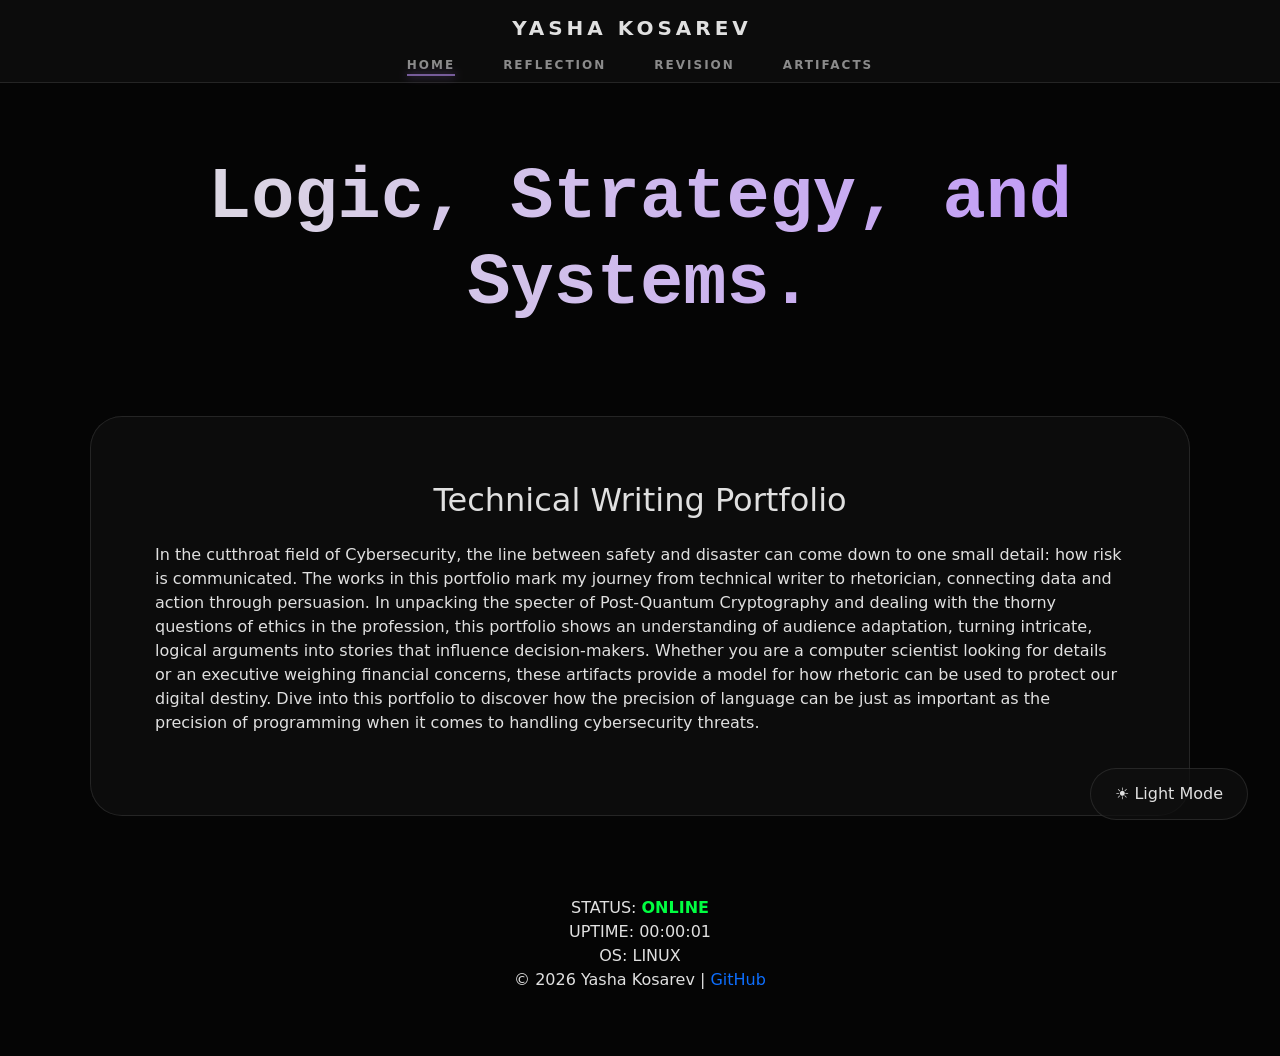
<file: index.html>
<!DOCTYPE html>
<html lang="en">
<head>
    <meta charset="UTF-8">
    <meta name="viewport" content="width=device-width, initial-scale=1.0">
    <link rel="preconnect" href="https://fonts.googleapis.com">
    <link href="https://cdn.jsdelivr.net/npm/bootstrap@5.3.0/dist/css/bootstrap.min.css" rel="stylesheet">
    <link rel="stylesheet" href="style.css">
    <title>Yasha Kosarev | Home</title>
</head>
<body class="dark-mode">
    <div class="scroll-progress"></div>
    <div class="spotlight"></div>
    
    <button id="theme-toggle">☀️ Light Mode</button>

    <nav class="navbar sticky-top">
        <div class="container d-flex flex-column align-items-center">
            <a class="navbar-brand mb-2" href="index.html">YASHA KOSAREV</a>
            <div class="d-flex justify-content-center gap-5">
                <a class="nav-link-sub" href="index.html">HOME</a>
                <a class="nav-link-sub" href="reflection.html">REFLECTION</a>
                <a class="nav-link-sub" href="project.html">REVISION</a>
                <a class="nav-link-sub" href="minor.html">ARTIFACTS</a>
            </div>
        </div>
    </nav>

    <header class="container text-center py-5 mt-4 reveal">
        <h2 id="typewriter" class="display-2 fw-bold"></h2>
    </header>

    <main class="container">
        <section class="bento-card reveal">
            <h2 class="mb-4 text-center">Technical Writing Portfolio</h2>
            <div class="reflection-body">
                <p>In the cutthroat field of Cybersecurity, the line between safety and disaster can come down to one small detail: how risk is communicated. The works in this portfolio mark my journey from technical writer to rhetorician, connecting data and action through persuasion. In unpacking the specter of Post-Quantum Cryptography and dealing with the thorny questions of ethics in the profession, this portfolio shows an understanding of audience adaptation, turning intricate, logical arguments into stories that influence decision-makers. Whether you are a computer scientist looking for details or an executive weighing financial concerns, these artifacts provide a model for how rhetoric can be used to protect our digital destiny. Dive into this portfolio to discover how the precision of language can be just as important as the precision of programming when it comes to handling cybersecurity threats.</p>
            </div>
        </section>
    </main>

    <footer class="text-center py-5 reveal">
        <div class="stat-item">STATUS: <span id="sys-status" class="pulse">ONLINE</span></div>
        <div class="stat-item">UPTIME: <span id="uptime">00:00</span></div>
        <div class="stat-item">OS: <span id="user-os">DETECTING...</span></div>
        <p>© 2026 Yasha Kosarev | <a href="https://github.com/NinzaTime/NinzaTime.github.io" target="_blank" class="text-decoration-none">GitHub</a></p>
    </footer>

    <script src="script.js"></script>
</body>
</html>
</file>
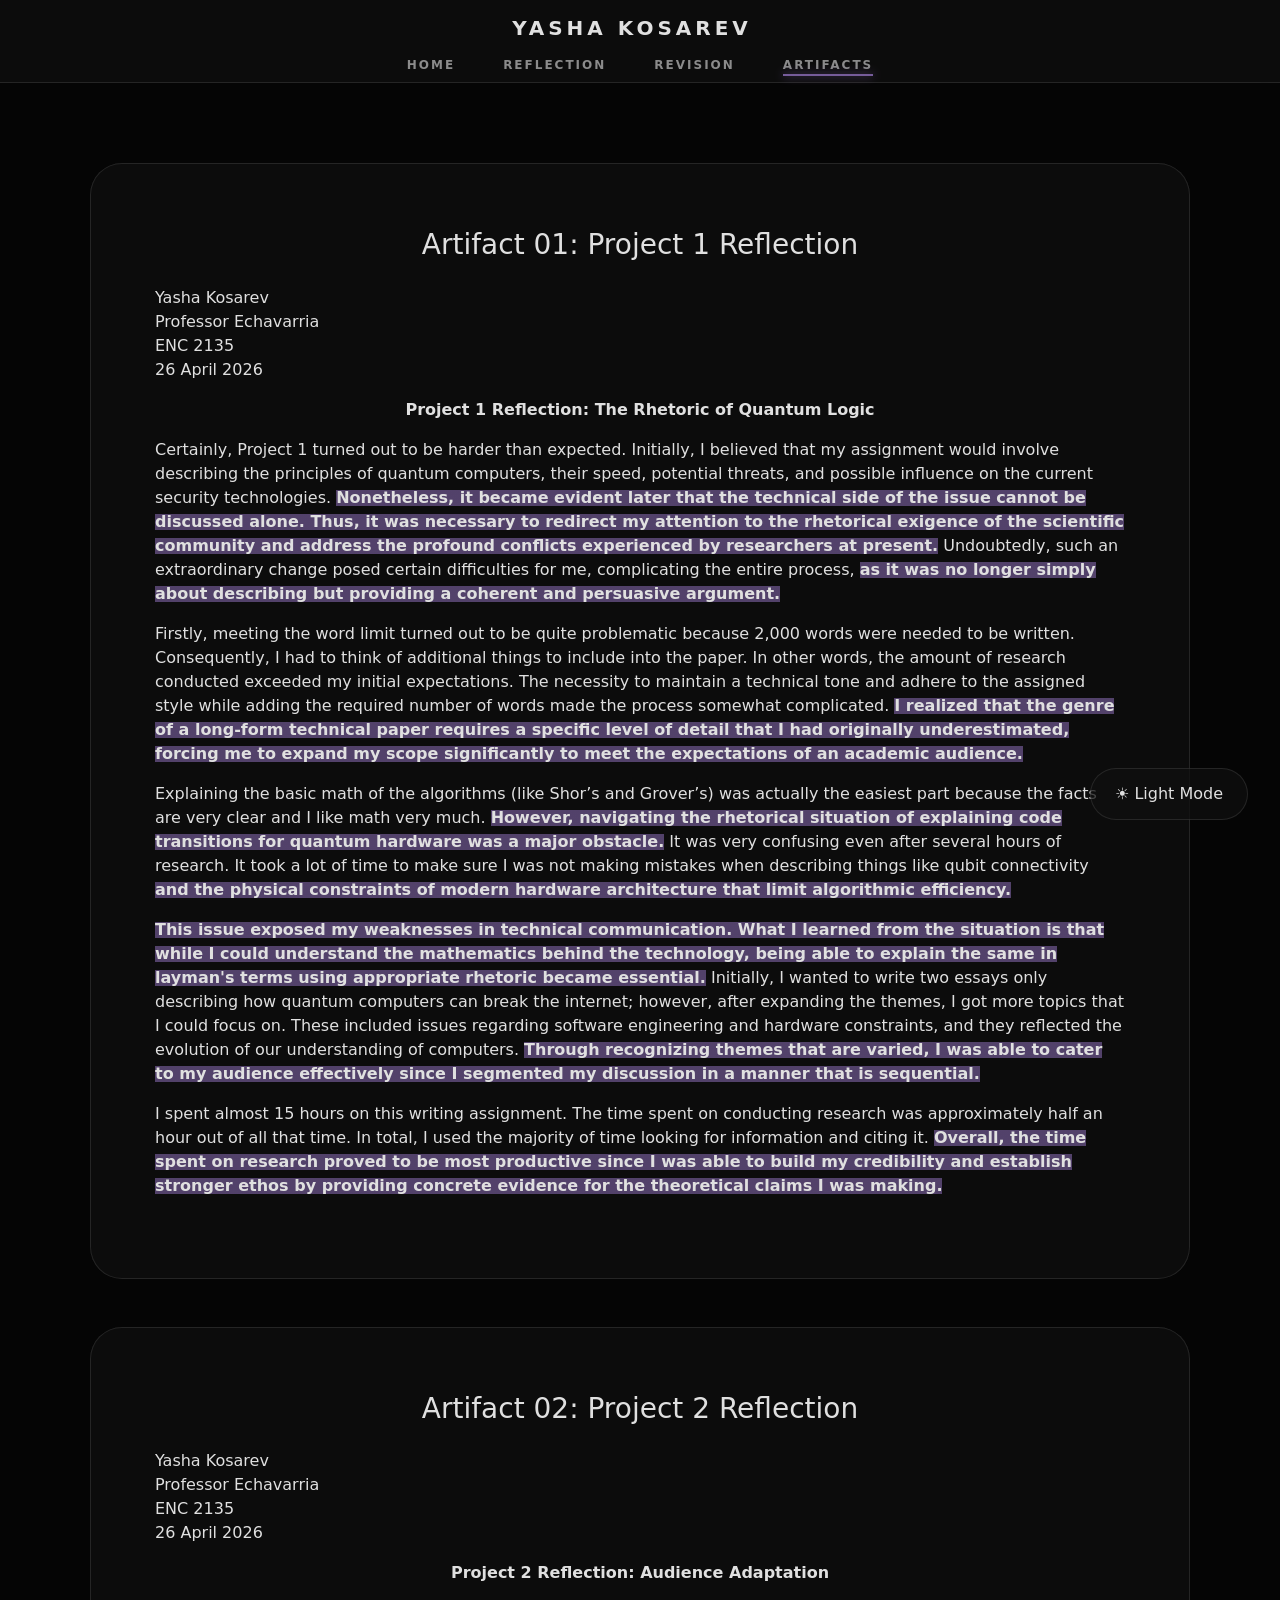
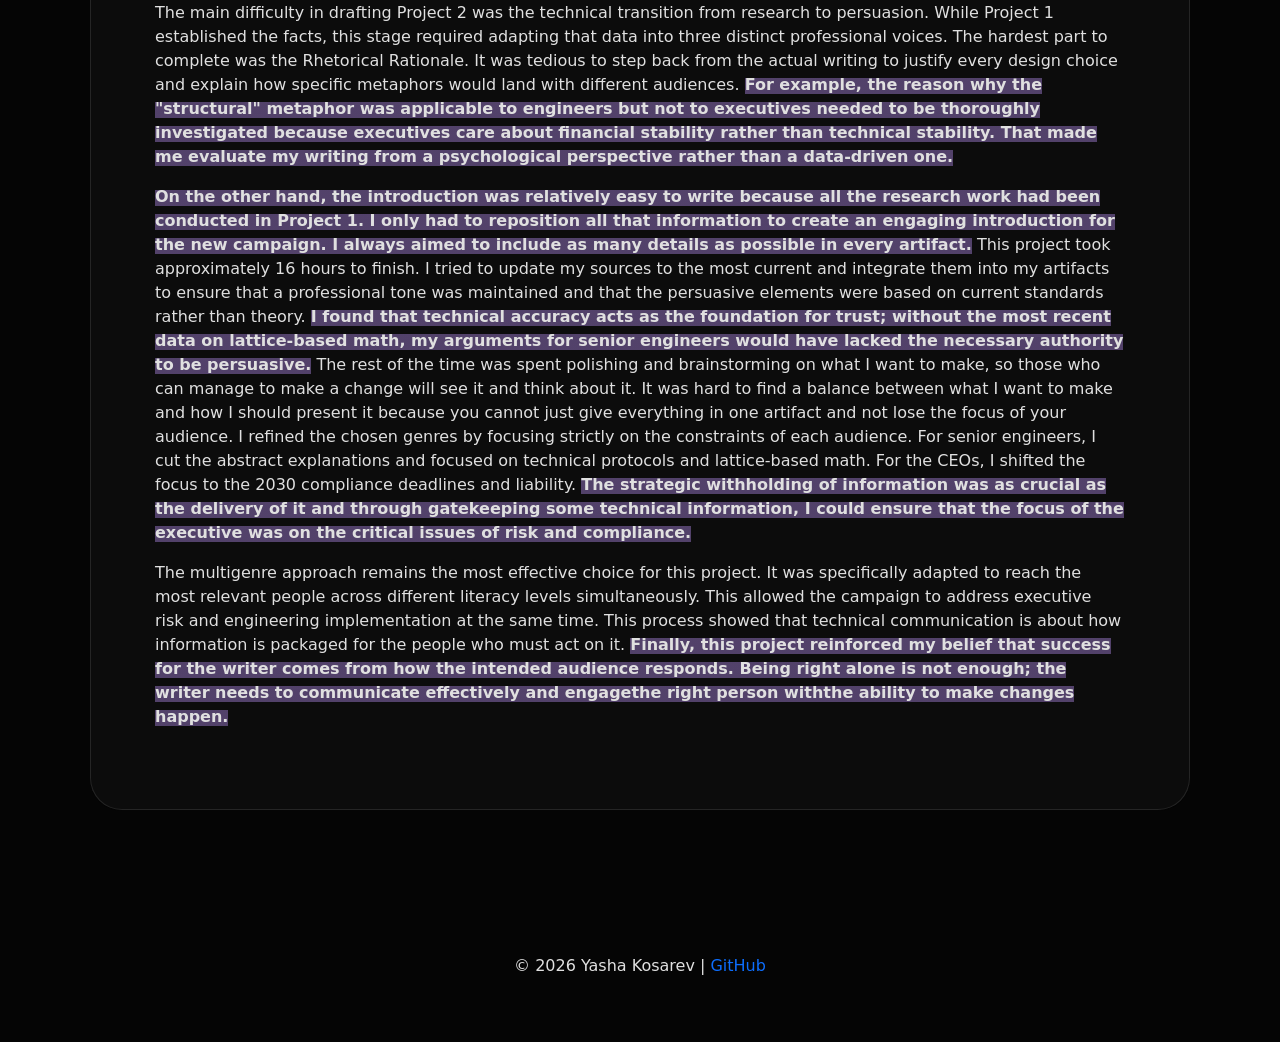
<file: minor.html>
<!DOCTYPE html>
<html lang="en">
<head>
    <meta charset="UTF-8">
    <meta name="viewport" content="width=device-width, initial-scale=1.0">
    <link rel="preconnect" href="https://cdn.jsdelivr.net">
    <link rel="preconnect" href="https://fonts.googleapis.com">
    <link href="https://cdn.jsdelivr.net/npm/bootstrap@5.3.0/dist/css/bootstrap.min.css" rel="stylesheet">
    <link rel="stylesheet" href="style.css">
    <title>Minor Writing Revision | Yasha Kosarev</title>
</head>
<body>
    <button id="theme-toggle">🌙 Dark Mode</button>
    <nav class="navbar sticky-top reveal">
        <div class="container d-flex flex-column align-items-center">
            <a class="navbar-brand mb-2" href="index.html">YASHA KOSAREV</a>
            <div class="d-flex justify-content-center gap-5">
                <a class="nav-link-sub" href="index.html">HOME</a>
                <a class="nav-link-sub" href="reflection.html">REFLECTION</a>
                <a class="nav-link-sub" href="project.html">REVISION</a>
                <a class="nav-link-sub" href="minor.html">ARTIFACTS</a>
            </div>
        </div>
    </nav>

    <main class="container py-5">
        <div>
            <div class="bento-card mb-5">
                <h3 class="text-center mb-4">Artifact 01: Project 1 Reflection</h3>
                <div class="mla-format">
                        <p>Yasha Kosarev<br>
                        Professor Echavarria<br>
                        ENC 2135<br>
                        26 April 2026</p>

                        <p class="text-center"><strong>Project 1 Reflection: The Rhetoric of Quantum Logic</strong></p>
                        <p>Certainly, Project 1 turned out to be harder than expected. Initially, I believed that my assignment would involve describing the principles of quantum computers, their speed, potential threats, and possible influence on the current security technologies. <span class="revision-mark">Nonetheless, it became evident later that the technical side of the issue cannot be discussed alone. Thus, it was necessary to redirect my attention to the rhetorical exigence of the scientific community and address the profound conflicts experienced by researchers at present.</span> Undoubtedly, such an extraordinary change posed certain difficulties for me, complicating the entire process, <span class="revision-mark">as it was no longer simply about describing but providing a coherent and persuasive argument.</span></p>
                        <p>Firstly, meeting the word limit turned out to be quite problematic because 2,000 words were needed to be written. Consequently, I had to think of additional things to include into the paper. In other words, the amount of research conducted exceeded my initial expectations. The necessity to maintain a technical tone and adhere to the assigned style while adding the required number of words made the process somewhat complicated. <span class="revision-mark">I realized that the genre of a long-form technical paper requires a specific level of detail that I had originally underestimated, forcing me to expand my scope significantly to meet the expectations of an academic audience.</span></p>
                        <p>Explaining the basic math of the algorithms (like Shor’s and Grover’s) was actually the easiest part because the facts are very clear and I like math very much. <span class="revision-mark">However, navigating the rhetorical situation of explaining code transitions for quantum hardware was a major obstacle.</span> It was very confusing even after several hours of research. It took a lot of time to make sure I was not making mistakes when describing things like qubit connectivity <span class="revision-mark">and the physical constraints of modern hardware architecture that limit algorithmic efficiency.</span></p>
                        <p><span class="revision-mark">This issue exposed my weaknesses in technical communication. What I learned from the situation is that while I could understand the mathematics behind the technology, being able to explain the same in layman's terms using appropriate rhetoric became essential.</span> Initially, I wanted to write two essays only describing how quantum computers can break the internet; however, after expanding the themes, I got more topics that I could focus on. These included issues regarding software engineering and hardware constraints, and they reflected the evolution of our understanding of computers. <span class="revision-mark">Through recognizing themes that are varied, I was able to cater to my audience effectively since I segmented my discussion in a manner that is sequential.</span></p>
                        <p>I spent almost 15 hours on this writing assignment. The time spent on conducting research was approximately half an hour out of all that time. In total, I used the majority of time looking for information and citing it. <span class="revision-mark">Overall, the time spent on research proved to be most productive since I was able to build my credibility and establish stronger ethos by providing concrete evidence for the theoretical claims I was making.</span></p>
                    </div>
                </div>
            </div>
            <div class="bento-card mb-5">
                <h3 class="text-center mb-4">Artifact 02: Project 2 Reflection</h3>
                <div class="mla-format">
                        <p>Yasha Kosarev<br>
                        Professor Echavarria<br>
                        ENC 2135<br>
                        26 April 2026</p>

                        <p class="text-center"><strong>Project 2 Reflection: Audience Adaptation</strong></p>
                        <p>The main difficulty in drafting Project 2 was the technical transition from research to persuasion. While Project 1 established the facts, this stage required adapting that data into three distinct professional voices. The hardest part to complete was the Rhetorical Rationale. It was tedious to step back from the actual writing to justify every design choice and explain how specific metaphors would land with different audiences. <span class="revision-mark">For example, the reason why the "structural" metaphor was applicable to engineers but not to executives needed to be thoroughly investigated because executives care about financial stability rather than technical stability. That made me evaluate my writing from a psychological perspective rather than a data-driven one.</span></p>
                        <p><span class="revision-mark">On the other hand, the introduction was relatively easy to write because all the research work had been conducted in Project 1. I only had to reposition all that information to create an engaging introduction for the new campaign. I always aimed to include as many details as possible in every artifact.</span> This project took approximately 16 hours to finish. I tried to update my sources to the most current and integrate them into my artifacts to ensure that a professional tone was maintained and that the persuasive elements were based on current standards rather than theory. <span class="revision-mark">I found that technical accuracy acts as the foundation for trust; without the most recent data on lattice-based math, my arguments for senior engineers would have lacked the necessary authority to be persuasive.</span> The rest of the time was spent polishing and brainstorming on what I want to make, so those who can manage to make a change will see it and think about it. It was hard to find a balance between what I want to make and how I should present it because you cannot just give everything in one artifact and not lose the focus of your audience. I refined the chosen genres by focusing strictly on the constraints of each audience. For senior engineers, I cut the abstract explanations and focused on technical protocols and lattice-based math. For the CEOs, I shifted the focus to the 2030 compliance deadlines and liability. <span class="revision-mark">The strategic withholding of information was as crucial as the delivery of it and through gatekeeping some technical information, I could ensure that the focus of the executive was on the critical issues of risk and compliance.</span></p>
                        <p>The multigenre approach remains the most effective choice for this project. It was specifically adapted to reach the most relevant people across different literacy levels simultaneously. This allowed the campaign to address executive risk and engineering implementation at the same time. This process showed that technical communication is about how information is packaged for the people who must act on it. <span class="revision-mark">Finally, this project reinforced my belief that success for the writer comes from how the intended audience responds. Being right alone is not enough; the writer needs to communicate effectively and engagethe right person withthe ability to make changes happen.</span></p>
                    </div>
                </div>
            </div>
        </div>
    </main>

    <footer class="text-center py-5">
        <p>© 2026 Yasha Kosarev | <a href="https://github.com/NinzaTime/NinzaTime.github.io" target="_blank" class="text-decoration-none">GitHub</a></p>
    </footer>
    <script src="script.js"></script>
</body>
</html>
</file>
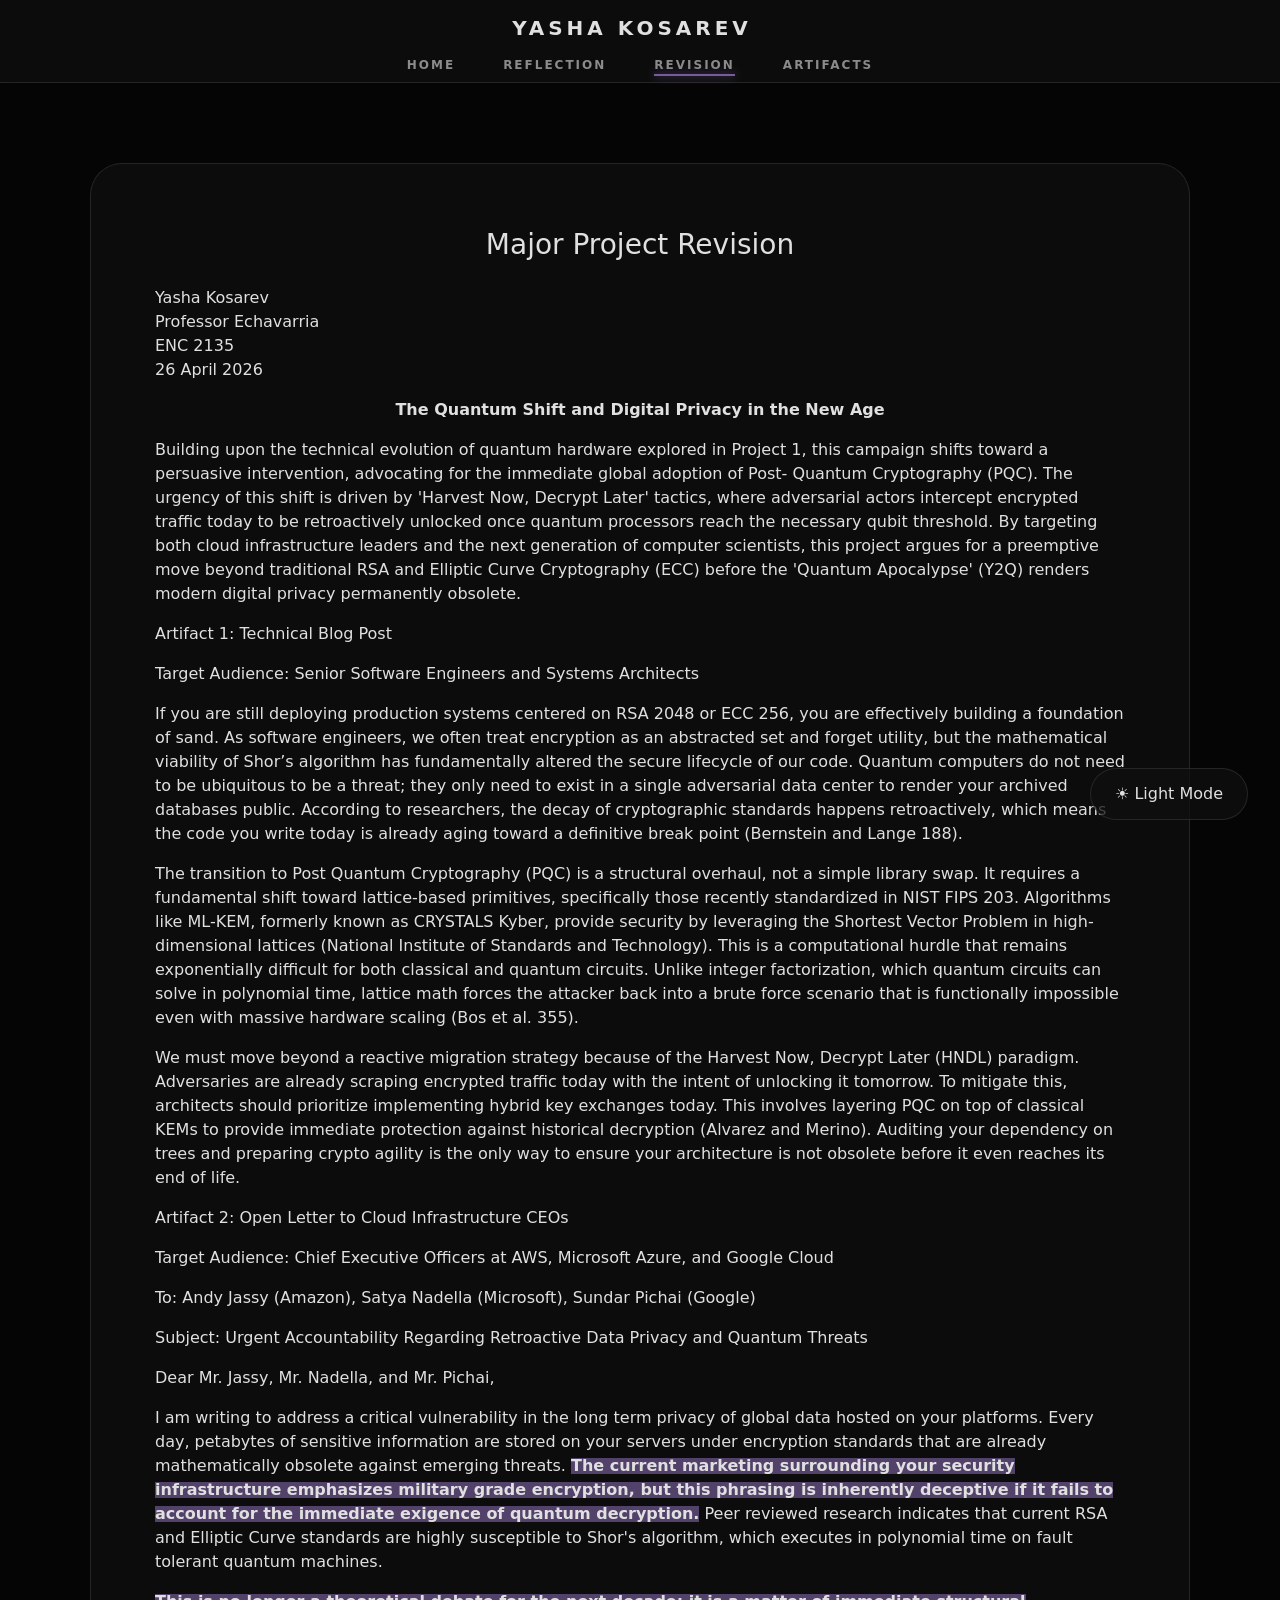
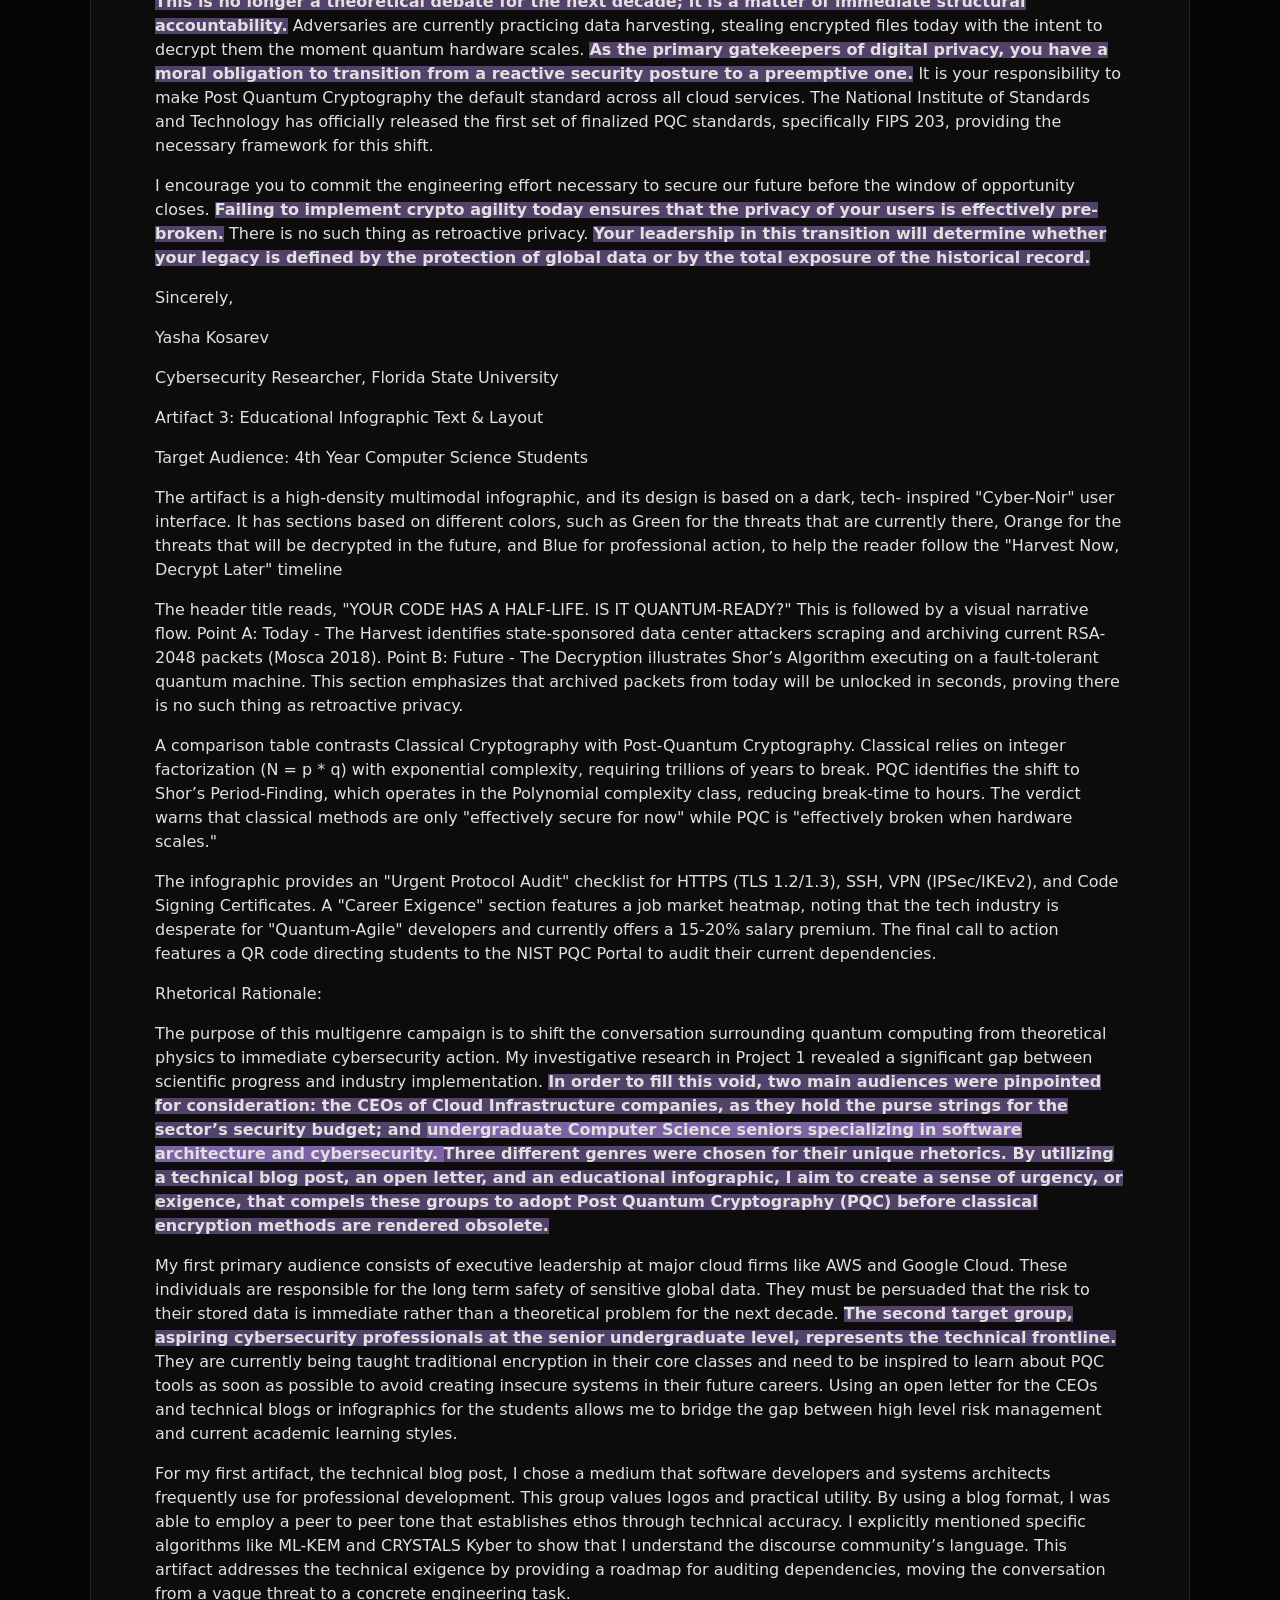
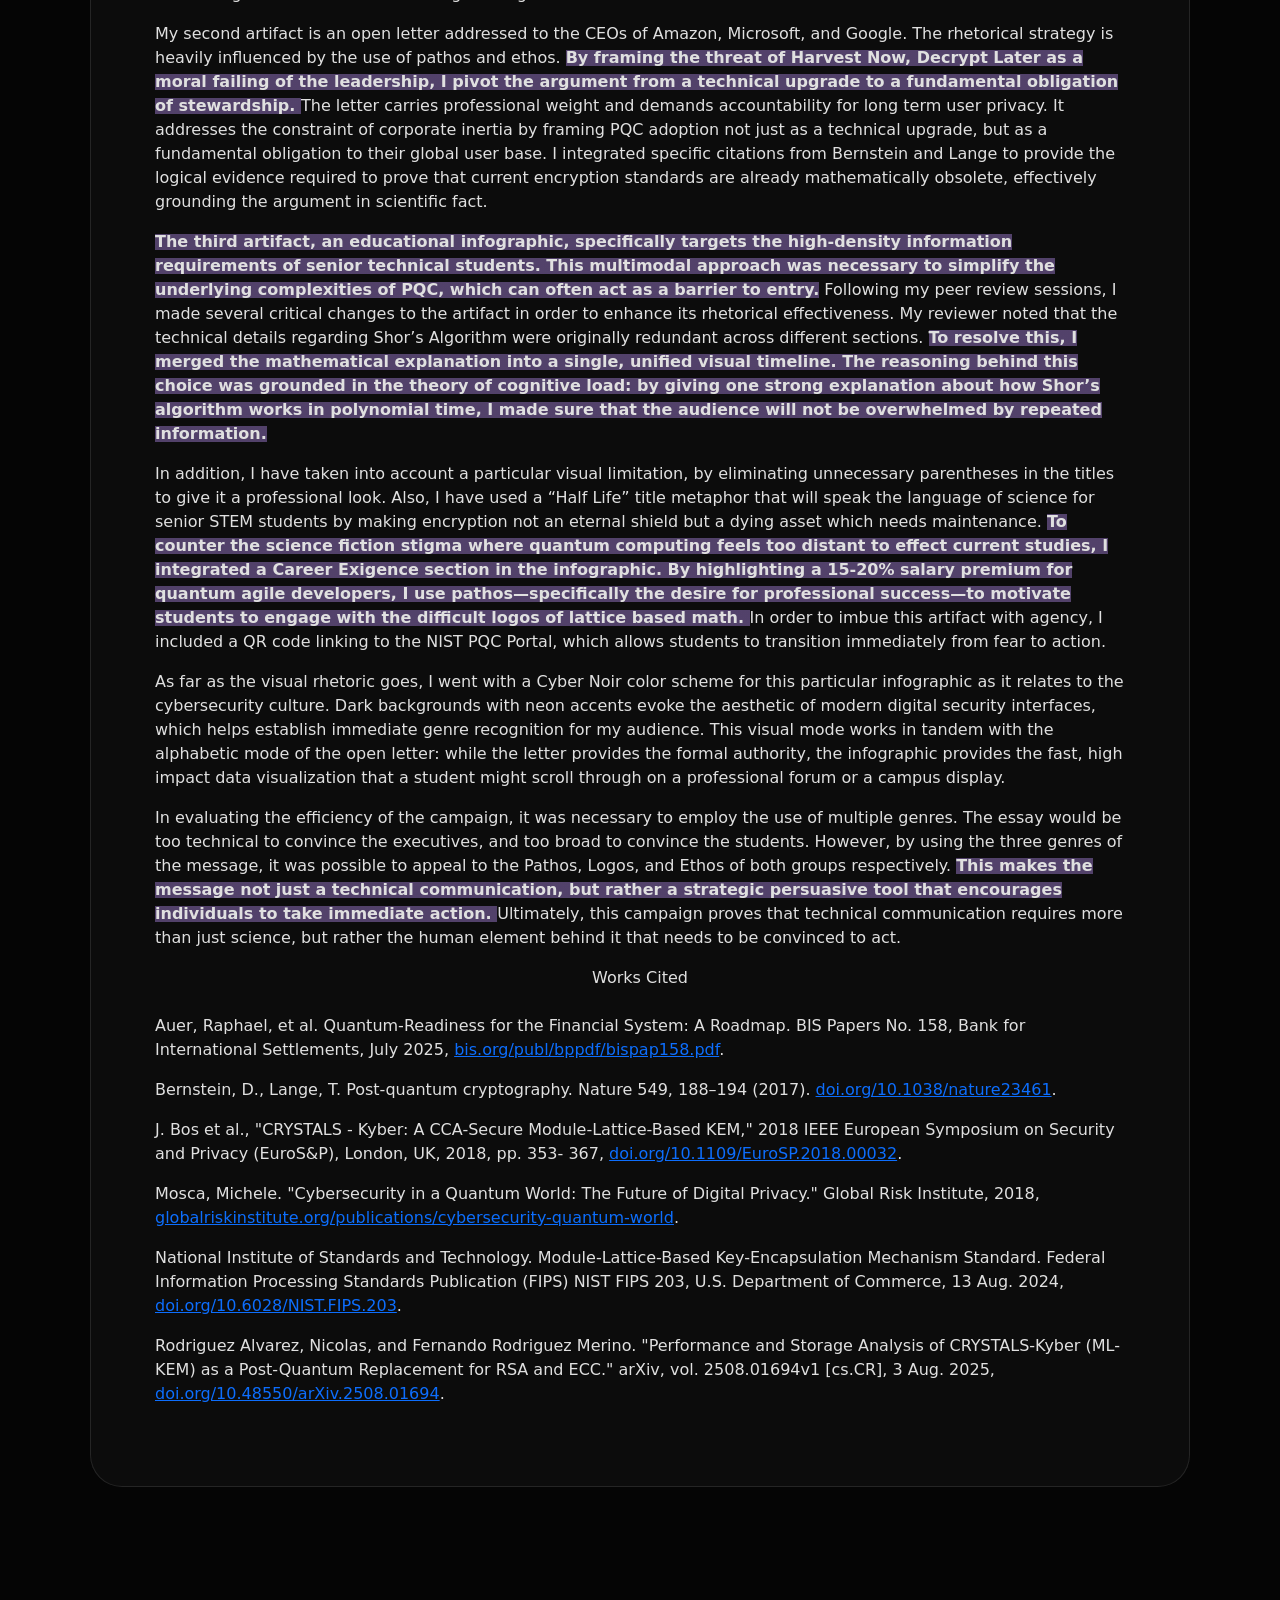
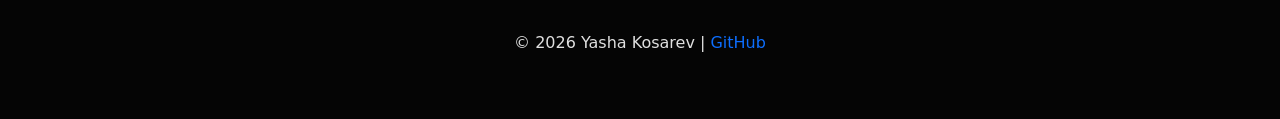
<file: project.html>
<!DOCTYPE html>
<html lang="en">
<head>
    <meta charset="UTF-8">
    <meta name="viewport" content="width=device-width, initial-scale=1.0">
    <link rel="preconnect" href="https://cdn.jsdelivr.net">
    <link rel="preconnect" href="https://fonts.googleapis.com">
    <link href="https://cdn.jsdelivr.net/npm/bootstrap@5.3.0/dist/css/bootstrap.min.css" rel="stylesheet">
    <link rel="stylesheet" href="style.css">
    <title>Project 2 Revision | Yasha Kosarev</title>
</head>
<body>
    <button id="theme-toggle">🌙 Dark Mode</button>
    <nav class="navbar sticky-top reveal">
        <div class="container d-flex flex-column align-items-center">
            <a class="navbar-brand mb-2" href="index.html">YASHA KOSAREV</a>
            <div class="d-flex justify-content-center gap-5">
                <a class="nav-link-sub" href="index.html">HOME</a>
                <a class="nav-link-sub" href="reflection.html">REFLECTION</a>
                <a class="nav-link-sub" href="project.html">REVISION</a>
                <a class="nav-link-sub" href="minor.html">ARTIFACTS</a>
            </div>
        </div>
    </nav>

    <main class="container py-5">
        <div>
            <div class="bento-card mb-5">
                <h3 class="text-center mb-4">Major Project Revision</h3>
                <div class="mla-format">
                        <p>Yasha Kosarev<br>
                        Professor Echavarria<br>
                        ENC 2135<br>
                        26 April 2026</p>
                        
                        <p class="text-center"><strong>The Quantum Shift and Digital Privacy in the New Age</strong></p>
                        <p>Building upon the technical evolution of quantum hardware explored in Project 1, this campaign
                        shifts toward a persuasive intervention, advocating for the immediate global adoption of Post-
                        Quantum Cryptography (PQC). The urgency of this shift is driven by 'Harvest Now, Decrypt
                        Later' tactics, where adversarial actors intercept encrypted traffic today to be retroactively
                        unlocked once quantum processors reach the necessary qubit threshold. By targeting both cloud
                        infrastructure leaders and the next generation of computer scientists, this project argues for a
                        preemptive move beyond traditional RSA and Elliptic Curve Cryptography (ECC) before the
                        'Quantum Apocalypse' (Y2Q) renders modern digital privacy permanently obsolete.
                        </p>
                        <p>Artifact 1: Technical Blog Post</p>
                        <p>Target Audience: Senior Software Engineers and Systems Architects</p>
                        <p>If you are still deploying production systems centered on RSA 2048 or ECC 256, you are
                        effectively building a foundation of sand. As software engineers, we often treat encryption as an
                        abstracted set and forget utility, but the mathematical viability of Shor’s algorithm has
                        fundamentally altered the secure lifecycle of our code. Quantum computers do not need to be
                        ubiquitous to be a threat; they only need to exist in a single adversarial data center to render your
                        archived databases public. According to researchers, the decay of cryptographic standards happens retroactively, which means the code you write today is already aging toward a definitive
                        break point (Bernstein and Lange 188).
                        </p>
                        <p>The transition to Post Quantum Cryptography (PQC) is a structural overhaul, not a simple library
                        swap. It requires a fundamental shift toward lattice-based primitives, specifically those recently
                        standardized in NIST FIPS 203. Algorithms like ML-KEM, formerly known as CRYSTALS
                        Kyber, provide security by leveraging the Shortest Vector Problem in high-dimensional lattices
                        (National Institute of Standards and Technology). This is a computational hurdle that remains
                        exponentially difficult for both classical and quantum circuits. Unlike integer factorization,
                        which quantum circuits can solve in polynomial time, lattice math forces the attacker back into a
                        brute force scenario that is functionally impossible even with massive hardware scaling (Bos et
                        al. 355).
                        </p>
                        <p>We must move beyond a reactive migration strategy because of the Harvest Now, Decrypt Later
                        (HNDL) paradigm. Adversaries are already scraping encrypted traffic today with the intent of
                        unlocking it tomorrow. To mitigate this, architects should prioritize implementing hybrid key
                        exchanges today. This involves layering PQC on top of classical KEMs to provide immediate
                        protection against historical decryption (Alvarez and Merino). Auditing your dependency on
                        trees and preparing crypto agility is the only way to ensure your architecture is not obsolete
                        before it even reaches its end of life.
                        </p>
                        <p>Artifact 2: Open Letter to Cloud Infrastructure CEOs</p>
                        <p>Target Audience: Chief Executive Officers at AWS, Microsoft Azure, and Google Cloud</p>
                        <p>To: Andy Jassy (Amazon), Satya Nadella (Microsoft), Sundar Pichai (Google)</p>
                        <p>Subject: Urgent Accountability Regarding Retroactive Data Privacy and Quantum Threats</p>
                        <p>Dear Mr. Jassy, Mr. Nadella, and Mr. Pichai,</p>
                        <p>I am writing to address a critical vulnerability in the long term privacy of global data hosted on your platforms. Every day, petabytes of sensitive information are stored on your servers under encryption standards that are already mathematically obsolete against emerging threats. <span class="revision-mark">The current marketing surrounding your security infrastructure emphasizes military grade encryption, but this phrasing is inherently deceptive if it fails to account for the immediate exigence of quantum decryption.</span> Peer reviewed research indicates that current RSA and Elliptic Curve standards are highly susceptible to Shor's algorithm, which executes in polynomial time on fault tolerant quantum machines.
                        </p>
                        <p><span class="revision-mark">This is no longer a theoretical debate for the next decade; it is a matter of immediate structural accountability.</span> Adversaries are currently practicing data harvesting, stealing encrypted files today with the intent to decrypt them the moment quantum hardware scales. <span class="revision-mark">As the primary gatekeepers of digital privacy, you have a moral obligation to transition from a reactive security posture to a preemptive one.</span> It is your responsibility to make Post Quantum Cryptography the default standard across all cloud services. The National Institute of Standards and Technology has officially released the first set of finalized PQC standards, specifically FIPS 203, providing the necessary framework for this shift.
                        </p>
                        <p>I encourage you to commit the engineering effort necessary to secure our future before the window of opportunity closes. <span class="revision-mark">Failing to implement crypto agility today ensures that the privacy of your users is effectively pre-broken.</span> There is no such thing as retroactive privacy. <span class="revision-mark">Your leadership in this transition will determine whether your legacy is defined by the protection of global data or by the total exposure of the historical record.</span>
                        </p>
                        <p>Sincerely,</p>
                        <p>Yasha Kosarev</p>
                        <p>Cybersecurity Researcher, Florida State University
                        </p>
                        <p>Artifact 3: Educational Infographic Text & Layout</p>
                        <p>Target Audience: 4th Year Computer Science Students</p>
                        <p>The artifact is a high-density multimodal infographic, and its design is based on a dark, tech-
                        inspired "Cyber-Noir" user interface. It has sections based on different colors, such as Green for
                        the threats that are currently there, Orange for the threats that will be decrypted in the future, and
                        Blue for professional action, to help the reader follow the "Harvest Now, Decrypt Later" timeline
                        </p>
                        <p>The header title reads, "YOUR CODE HAS A HALF-LIFE. IS IT QUANTUM-READY?" This
                        is followed by a visual narrative flow. Point A: Today - The Harvest identifies state-sponsored
                        data center attackers scraping and archiving current RSA-2048 packets (Mosca 2018). Point B:
                        Future - The Decryption illustrates Shor’s Algorithm executing on a fault-tolerant quantum
                        machine. This section emphasizes that archived packets from today will be unlocked in seconds,
                        proving there is no such thing as retroactive privacy.
                        </p>
                        <p>A comparison table contrasts Classical Cryptography with Post-Quantum Cryptography.
                        Classical relies on integer factorization (N = p * q) with exponential complexity, requiring
                        trillions of years to break. PQC identifies the shift to Shor’s Period-Finding, which operates in
                        the Polynomial complexity class, reducing break-time to hours. The verdict warns that classical
                        methods are only "effectively secure for now" while PQC is "effectively broken when hardware
                        scales."
                        </p>
                        <p>The infographic provides an "Urgent Protocol Audit" checklist for HTTPS (TLS 1.2/1.3), SSH,
                        VPN (IPSec/IKEv2), and Code Signing Certificates. A "Career Exigence" section features a job
                        market heatmap, noting that the tech industry is desperate for "Quantum-Agile" developers and
                        currently offers a 15-20% salary premium. The final call to action features a QR code directing
                        students to the NIST PQC Portal to audit their current dependencies.
                        </p>
                        <p>Rhetorical Rationale:</p>
                        <p>The purpose of this multigenre campaign is to shift the conversation surrounding quantum computing from theoretical physics to immediate cybersecurity action. My investigative research in Project 1 revealed a significant gap between scientific progress and industry implementation. <span class="revision-mark">In order to fill this void, two main audiences were pinpointed for consideration: the CEOs of Cloud Infrastructure companies, as they hold the purse strings for the sector’s security budget; and <span class="revision-mark">undergraduate Computer Science seniors specializing in software architecture and cybersecurity. </span>Three different genres were chosen for their unique rhetorics. By utilizing a technical blog post, an open letter, and an educational infographic, I aim to create a sense of urgency, or exigence, that compels these groups to adopt Post Quantum Cryptography (PQC) before classical encryption methods are rendered obsolete.
                        </p>
                        <p>My first primary audience consists of executive leadership at major cloud firms like AWS and Google Cloud. These individuals are responsible for the long term safety of sensitive global data. They must be persuaded that the risk to their stored data is immediate rather than a theoretical problem for the next decade. <span class="revision-mark">The second target group, aspiring cybersecurity professionals at the senior undergraduate level, represents the technical frontline. </span>They are currently being taught traditional encryption in their core classes and need to be inspired to learn about PQC tools as soon as possible to avoid creating insecure systems in their future careers. Using an open letter for the CEOs and technical blogs or infographics for the students allows me to bridge the gap between high level risk management and current academic learning styles.
                        </p>
                        <p>For my first artifact, the technical blog post, I chose a medium that software developers and systems architects frequently use for professional development. This group values logos and practical utility. By using a blog format, I was able to employ a peer to peer tone that establishes ethos through technical accuracy. I explicitly mentioned specific algorithms like ML-KEM and CRYSTALS Kyber to show that I understand the discourse community’s language. This artifact addresses the technical exigence by providing a roadmap for auditing dependencies, moving the conversation from a vague threat to a concrete engineering task.
                        </p>
                        <p>My second artifact is an open letter addressed to the CEOs of Amazon, Microsoft, and Google. The rhetorical strategy is heavily influenced by the use of pathos and ethos. <span class="revision-mark">By framing the threat of Harvest Now, Decrypt Later as a moral failing of the leadership, I pivot the argument from a technical upgrade to a fundamental obligation of stewardship. </span>The letter carries professional weight and demands accountability for long term user privacy. It addresses the constraint of corporate inertia by framing PQC adoption not just as a technical upgrade, but as a fundamental obligation to their global user base. I integrated specific citations from Bernstein and Lange to provide the logical evidence required to prove that current encryption standards are already mathematically obsolete, effectively grounding the argument in scientific fact.
                        </p>
                        <p><span class="revision-mark">The third artifact, an educational infographic, specifically targets the high-density information requirements of senior technical students. This multimodal approach was necessary to simplify the underlying complexities of PQC, which can often act as a barrier to entry.</span> Following my peer review sessions, I made several critical changes to the artifact in order to enhance its rhetorical effectiveness. My reviewer noted that the technical details regarding Shor’s Algorithm were originally redundant across different sections. <span class="revision-mark">To resolve this, I merged the mathematical explanation into a single, unified visual timeline. The reasoning behind this choice was grounded in the theory of cognitive load: by giving one strong explanation about how Shor’s algorithm works in polynomial time, I made sure that the audience will not be overwhelmed by repeated information.</span>
                        </p>
                        <p>In addition, I have taken into account a particular visual limitation, by eliminating unnecessary parentheses in the titles to give it a professional look. Also, I have used a “Half Life” title metaphor that will speak the language of science for senior STEM students by making encryption not an eternal shield but a dying asset which needs maintenance. <span class="revision-mark">To counter the science fiction stigma where quantum computing feels too distant to effect current studies, I integrated a Career Exigence section in the infographic. By highlighting a 15-20% salary premium for quantum agile developers, I use pathos—specifically the desire for professional success—to motivate students to engage with the difficult logos of lattice based math. </span>In order to imbue this artifact with agency, I included a QR code linking to the NIST PQC Portal, which allows students to transition immediately from fear to action.
                        </p>
                        <p>As far as the visual rhetoric goes, I went with a Cyber Noir color scheme for this particular infographic as it relates to the cybersecurity culture. Dark backgrounds with neon accents evoke the aesthetic of modern digital security interfaces, which helps establish immediate genre recognition for my audience. This visual mode works in tandem with the alphabetic mode of the open letter: while the letter provides the formal authority, the infographic provides the fast, high impact data visualization that a student might scroll through on a professional forum or a campus display.
                        </p>
                        <p>In evaluating the efficiency of the campaign, it was necessary to employ the use of multiple genres. The essay would be too technical to convince the executives, and too broad to convince the students. However, by using the three genres of the message, it was possible to appeal to the Pathos, Logos, and Ethos of both groups respectively. <span class="revision-mark">This makes the message not just a technical communication, but rather a strategic persuasive tool that encourages individuals to take immediate action. </span>Ultimately, this campaign proves that technical communication requires more than just science, but rather the human element behind it that needs to be convinced to act.
                        </p>
                        <p class="text-center mb-4">Works Cited</p>
                        <p>Auer, Raphael, et al. Quantum-Readiness for the Financial System: A Roadmap. BIS Papers No.
                        158, Bank for International Settlements, July 2025, <a href="https://bis.org/publ/bppdf/bispap158.pdf">bis.org/publ/bppdf/bispap158.pdf</a>.
                        </p>
                        <p>Bernstein, D., Lange, T. Post-quantum cryptography. Nature 549, 188–194 (2017).
                        <a href="https://doi.org/10.1038/nature23461">doi.org/10.1038/nature23461</a>.
                        </p>
                        <p>J. Bos et al., "CRYSTALS - Kyber: A CCA-Secure Module-Lattice-Based KEM," 2018 IEEE
                        European Symposium on Security and Privacy (EuroS&P), London, UK, 2018, pp. 353-
                        367, <a href="https://doi.org/10.1109/EuroSP.2018.00032">doi.org/10.1109/EuroSP.2018.00032</a>.
                        </p>
                        <p>Mosca, Michele. "Cybersecurity in a Quantum World: The Future of Digital Privacy." Global
                        Risk Institute, 2018, <a href="https://globalriskinstitute.org/publications/cybersecurity-quantum-world">globalriskinstitute.org/publications/cybersecurity-quantum-world</a>.
                        </p>
                        <p>National Institute of Standards and Technology. Module-Lattice-Based Key-Encapsulation
                        Mechanism Standard. Federal Information Processing Standards Publication (FIPS)
                        NIST FIPS 203, U.S. Department of Commerce, 13 Aug. 2024,
                        <a href="https://doi.org/10.6028/NIST.FIPS.203">doi.org/10.6028/NIST.FIPS.203</a>.
                        </p>
                        <p>Rodriguez Alvarez, Nicolas, and Fernando Rodriguez Merino. "Performance and Storage
                        Analysis of CRYSTALS-Kyber (ML-KEM) as a Post-Quantum Replacement for RSA
                        and ECC." arXiv, vol. 2508.01694v1 [cs.CR], 3 Aug. 2025,
                        <a href="https://doi.org/10.48550/arXiv.2508.01694">doi.org/10.48550/arXiv.2508.01694</a>.
                        </p>
                    </div>
                </div>
            </div>
        </div>
    </main>

    <footer class="text-center py-5">
        <p>© 2026 Yasha Kosarev | <a href="https://github.com/NinzaTime/NinzaTime.github.io" target="_blank" class="text-decoration-none">GitHub</a></p>
    </footer>
    <script src="script.js"></script>
</body>
</html>
</file>
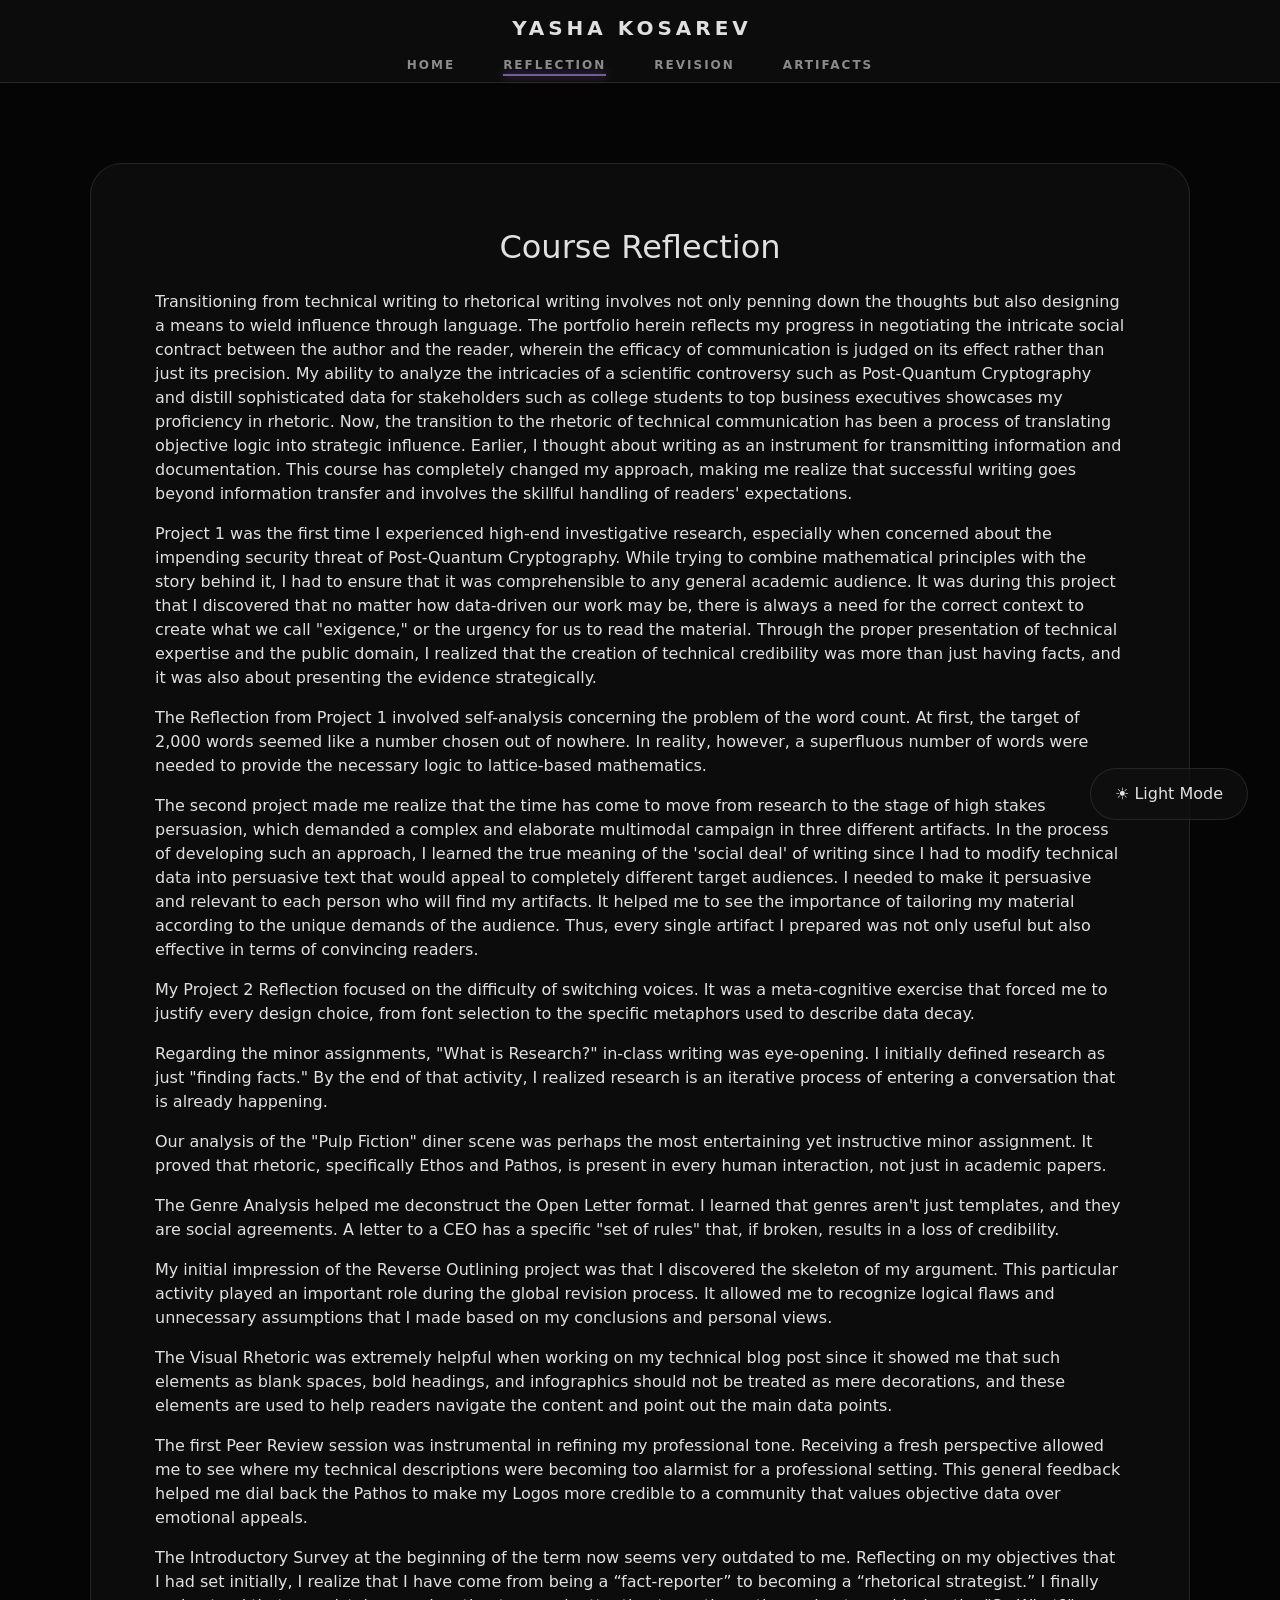
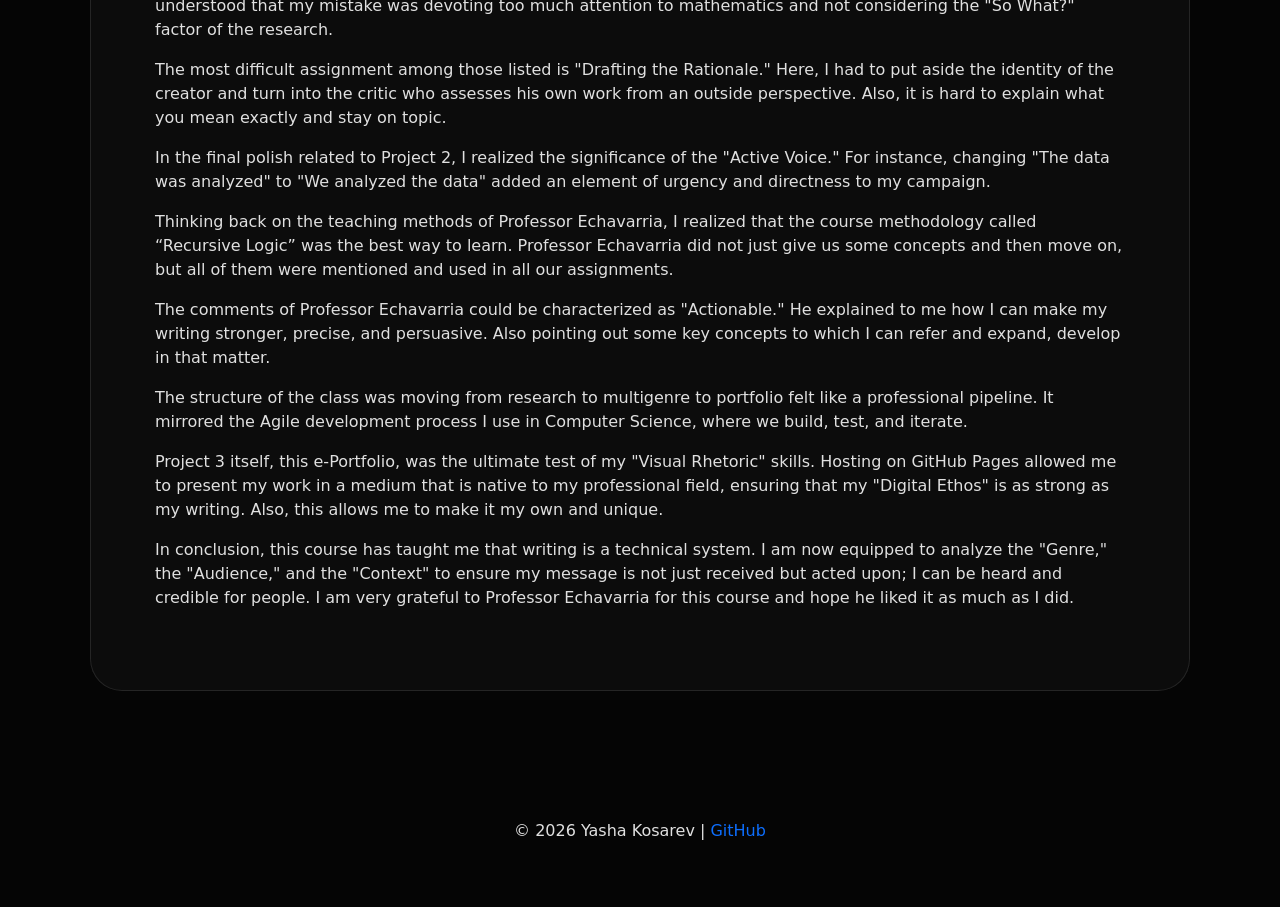
<file: reflection.html>
<!DOCTYPE html>
<html lang="en">
<head>
    <meta charset="UTF-8">
    <meta name="viewport" content="width=device-width, initial-scale=1.0">
    <link rel="preconnect" href="https://cdn.jsdelivr.net">
    <link rel="preconnect" href="https://fonts.googleapis.com">
    <link href="https://cdn.jsdelivr.net/npm/bootstrap@5.3.0/dist/css/bootstrap.min.css" rel="stylesheet">
    <link rel="stylesheet" href="style.css">
    <title>Reflection | Yasha Kosarev</title>
</head>
<body>
    <button id="theme-toggle">🌙 Dark Mode</button>
    <nav class="navbar sticky-top reveal">
        <div class="container d-flex flex-column align-items-center">
            <a class="navbar-brand mb-2" href="index.html">YASHA KOSAREV</a>
            <div class="d-flex justify-content-center gap-5">
                <a class="nav-link-sub" href="index.html">HOME</a>
                <a class="nav-link-sub" href="reflection.html">REFLECTION</a>
                <a class="nav-link-sub" href="project.html">REVISION</a>
                <a class="nav-link-sub" href="minor.html">ARTIFACTS</a>
            </div>
        </div>
    </nav>

    <main class="container py-5">
        <div class="bento-card">
            <h2 class="mb-4 text-center">Course Reflection</h2>
            <div class="reflection-body">
                <p>Transitioning from technical writing to rhetorical writing involves not only penning down the thoughts but also designing a means to wield influence through language. The portfolio herein reflects my progress in negotiating the intricate social contract between the author and the reader, wherein the efficacy of communication is judged on its effect rather than just its precision. My ability to analyze the intricacies of a scientific controversy such as Post-Quantum Cryptography and distill sophisticated data for stakeholders such as college students to top business executives showcases my proficiency in rhetoric. Now, the transition to the rhetoric of technical communication has been a process of translating objective logic into strategic influence. Earlier, I thought about writing as an instrument for transmitting information and documentation. This course has completely changed my approach, making me realize that successful writing goes beyond information transfer and involves the skillful handling of readers' expectations.</p>
                <p>Project 1 was the first time I experienced high-end investigative research, especially when concerned about the impending security threat of Post-Quantum Cryptography. While trying to combine mathematical principles with the story behind it, I had to ensure that it was comprehensible to any general academic audience. It was during this project that I discovered that no matter how data-driven our work may be, there is always a need for the correct context to create what we call "exigence," or the urgency for us to read the material. Through the proper presentation of technical expertise and the public domain, I realized that the creation of technical credibility was more than just having facts, and it was also about presenting the evidence strategically.</p>
                <p>The Reflection from Project 1 involved self-analysis concerning the problem of the word count. At first, the target of 2,000 words seemed like a number chosen out of nowhere. In reality, however, a superfluous number of words were needed to provide the necessary logic to lattice-based mathematics.</p>
                <p>The second project made me realize that the time has come to move from research to the stage of high stakes persuasion, which demanded a complex and elaborate multimodal campaign in three different artifacts. In the process of developing such an approach, I learned the true meaning of the 'social deal' of writing since I had to modify technical data into persuasive text that would appeal to completely different target audiences. I needed to make it persuasive and relevant to each person who will find my artifacts. It helped me to see the importance of tailoring my material according to the unique demands of the audience. Thus, every single artifact I prepared was not only useful but also effective in terms of convincing readers.</p>
                <p>My Project 2 Reflection focused on the difficulty of switching voices. It was a meta-cognitive exercise that forced me to justify every design choice, from font selection to the specific metaphors used to describe data decay.</p>
                <p>Regarding the minor assignments, "What is Research?" in-class writing was eye-opening. I initially defined research as just "finding facts." By the end of that activity, I realized research is an iterative process of entering a conversation that is already happening.</p>
                <p>Our analysis of the "Pulp Fiction" diner scene was perhaps the most entertaining yet instructive minor assignment. It proved that rhetoric, specifically Ethos and Pathos, is present in every human interaction, not just in academic papers.</p>
                <p>The Genre Analysis helped me deconstruct the Open Letter format. I learned that genres aren't just templates, and they are social agreements. A letter to a CEO has a specific "set of rules" that, if broken, results in a loss of credibility.</p>
                <p>My initial impression of the Reverse Outlining project was that I discovered the skeleton of my argument. This particular activity played an important role during the global revision process. It allowed me to recognize logical flaws and unnecessary assumptions that I made based on my conclusions and personal views.</p>
                <p>The Visual Rhetoric was extremely helpful when working on my technical blog post since it showed me that such elements as blank spaces, bold headings, and infographics should not be treated as mere decorations, and these elements are used to help readers navigate the content and point out the main data points.</p>
                <p>The first Peer Review session was instrumental in refining my professional tone. Receiving a fresh perspective allowed me to see where my technical descriptions were becoming too alarmist for a professional setting. This general feedback helped me dial back the Pathos to make my Logos more credible to a community that values objective data over emotional appeals.</p>
                <p>The Introductory Survey at the beginning of the term now seems very outdated to me. Reflecting on my objectives that I had set initially, I realize that I have come from being a “fact-reporter” to becoming a “rhetorical strategist.” I finally understood that my mistake was devoting too much attention to mathematics and not considering the "So What?" factor of the research.</p>
                <p>The most difficult assignment among those listed is "Drafting the Rationale." Here, I had to put aside the identity of the creator and turn into the critic who assesses his own work from an outside perspective. Also, it is hard to explain what you mean exactly and stay on topic.</p>
                <p>In the final polish related to Project 2, I realized the significance of the "Active Voice." For instance, changing "The data was analyzed" to "We analyzed the data" added an element of urgency and directness to my campaign.</p>
                <p>Thinking back on the teaching methods of Professor Echavarria, I realized that the course methodology called “Recursive Logic” was the best way to learn. Professor Echavarria did not just give us some concepts and then move on, but all of them were mentioned and used in all our assignments.</p>
                <p>The comments of Professor Echavarria could be characterized as "Actionable." He explained to me how I can make my writing stronger, precise, and persuasive. Also pointing out some key concepts to which I can refer and expand, develop in that matter.</p>
                <p>The structure of the class was moving from research to multigenre to portfolio felt like a professional pipeline. It mirrored the Agile development process I use in Computer Science, where we build, test, and iterate.</p>
                <p>Project 3 itself, this e-Portfolio, was the ultimate test of my "Visual Rhetoric" skills. Hosting on GitHub Pages allowed me to present my work in a medium that is native to my professional field, ensuring that my "Digital Ethos" is as strong as my writing. Also, this allows me to make it my own and unique.</p>
                <p>In conclusion, this course has taught me that writing is a technical system. I am now equipped to analyze the "Genre," the "Audience," and the "Context" to ensure my message is not just received but acted upon; I can be heard and credible for people. I am very grateful to Professor Echavarria for this course and hope he liked it as much as I did.</p>
            </div>
    </main>

    <footer class="text-center py-5">
        <p>© 2026 Yasha Kosarev | <a href="https://github.com/NinzaTime/NinzaTime.github.io" target="_blank" class="text-decoration-none">GitHub</a></p>
    </footer>
    <script src="script.js"></script>
</body>
</html>
</file>
<file: style.css>
:root {
    --bg: #050505;
    --text: #e0e0e0;
    --accent: #bd93f9; 
    --accent-rgb: 189, 147, 249;
    --highlight: rgba(189, 147, 249, 0.4);
    --glass: rgba(15, 15, 15, 0.75);
    --border: rgba(255, 255, 255, 0.1);
    --online: #00ff41;
}

body:not(.dark-mode) {
    --bg: #ffffff;
    --text: #000000;
    --accent: #6c5ce7;
    --accent-rgb: 108, 92, 231;
    --highlight: rgba(255, 245, 110, 0.4);
    --glass: rgba(255, 255, 255, 0.9);
    --border: rgba(0, 0, 0, 0.1);
    --online: #28a745;
}

body {
    background-color: var(--bg);
    color: var(--text);
    font-family: 'Inter', system-ui, sans-serif;
    transition: background 0.4s ease, color 0.4s ease;
    min-height: 100vh;
    overflow-x: hidden;
    margin: 0;
}

.navbar {
    position: sticky;
    top: 0;
    z-index: 1000;
    background: var(--glass) !important;
    backdrop-filter: blur(15px);
    -webkit-backdrop-filter: blur(15px);
    border-bottom: 1px solid var(--border);
    transform: translateZ(0);
    will-change: transform;
}

.navbar-brand {
    color: var(--text) !important;
    font-weight: 800;
    letter-spacing: 4px;
}

.nav-link-sub {
    color: var(--text) !important;
    text-decoration: none;
    font-weight: 700;
    font-size: 0.75rem;
    letter-spacing: 2px;
    opacity: 0.6;
    position: relative;
}

.nav-link-sub.active::after {
    content: '';
    position: absolute;
    bottom: -2px; left: 0; width: 100%; height: 2px;
    background: var(--accent);
    box-shadow: 0 0 10px var(--accent);
}

#typewriter {
    background: linear-gradient(90deg, var(--text), var(--accent), var(--text));
    background-size: 200% auto;
    -webkit-background-clip: text;
    -webkit-text-fill-color: transparent;
    animation: shimmer 4s linear infinite;
    font-family: 'SF Mono', 'Fira Code', 'JetBrains Mono', 'Courier New', monospace;
}

.revision-mark {
    background: linear-gradient(120deg, var(--highlight) 0%, var(--highlight) 100%);
    background-repeat: no-repeat;
    background-size: 100% 1em;
    background-position: 0 80%;
    font-weight: 700;
}

.bento-card {
    background: var(--glass);
    backdrop-filter: blur(20px);
    border: 1px solid var(--border);
    border-radius: 32px;
    padding: 4rem;
    margin: 2rem auto;
    max-width: 1100px;
    display: block; 
    text-align: left; 
    transition: border-color 0.3s ease, box-shadow 0.3s ease;
}

.bento-card:hover {
    border-color: var(--accent);
    box-shadow: 0 20px 40px rgba(0, 0, 0, 0.4), 0 0 20px rgba(var(--accent-rgb), 0.1);
}

.sparkle {
    position: fixed;
    background: var(--accent);
    border-radius: 50%;
    pointer-events: none;
    z-index: -1; 
    animation: sparkle-fade 0.8s linear forwards;
}

#theme-toggle {
    position: fixed;
    bottom: 5rem;
    right: 2rem;
    background: var(--glass);
    border: 1px solid var(--border);
    color: var(--text);
    padding: 0.8rem 1.5rem;
    border-radius: 100px;
    z-index: 3000;
}

.system-stats {
    position: fixed;
    bottom: 0; left: 0; width: 100%;
    background: var(--glass);
    backdrop-filter: blur(15px);
    border-top: 1px solid var(--border);
    display: flex;
    justify-content: space-around;
    padding: 12px 20px;
    font-family: monospace;
    font-size: 0.7rem;
    color: var(--accent);
    z-index: 2500;
}

#sys-status {
    color: var(--online);
    font-weight: bold;
}

.pulse {
    animation: stat-pulse 1.5s infinite;
}

@keyframes shimmer { to { background-position: 200% center; } }

@keyframes sparkle-fade {
    0% { transform: scale(1); opacity: 1; }
    100% { transform: scale(0); opacity: 0; }
}

@keyframes stat-pulse {
    0% { opacity: 1; }
    50% { opacity: 0.3; }
    100% { opacity: 1; }
}

/* --- RESPONSIVE BRIDGE --- */
@media (max-width: 992px) {
    .bento-container {
        padding: 0 5%;
        gap: 1.5rem;
    }
}

@media (max-width: 768px) {
    :root {
        --card-padding: 1.5rem;
    }

    .bento-card {
        padding: var(--card-padding);
        margin-bottom: 1rem;
    }

    .navbar-brand {
        font-size: 1rem;
        letter-spacing: 2px;
    }

    #typewriter {
        letter-spacing: 0.05em; /* Tighten for smaller screens */
        font-size: clamp(1.5rem, 6vw, 2.5rem);
    }

    /* Keeps the theme toggle accessible on mobile */
    #theme-toggle {
        bottom: 5rem;
        right: 1.2rem;
        transform: scale(0.9);
    }
}
</file>
